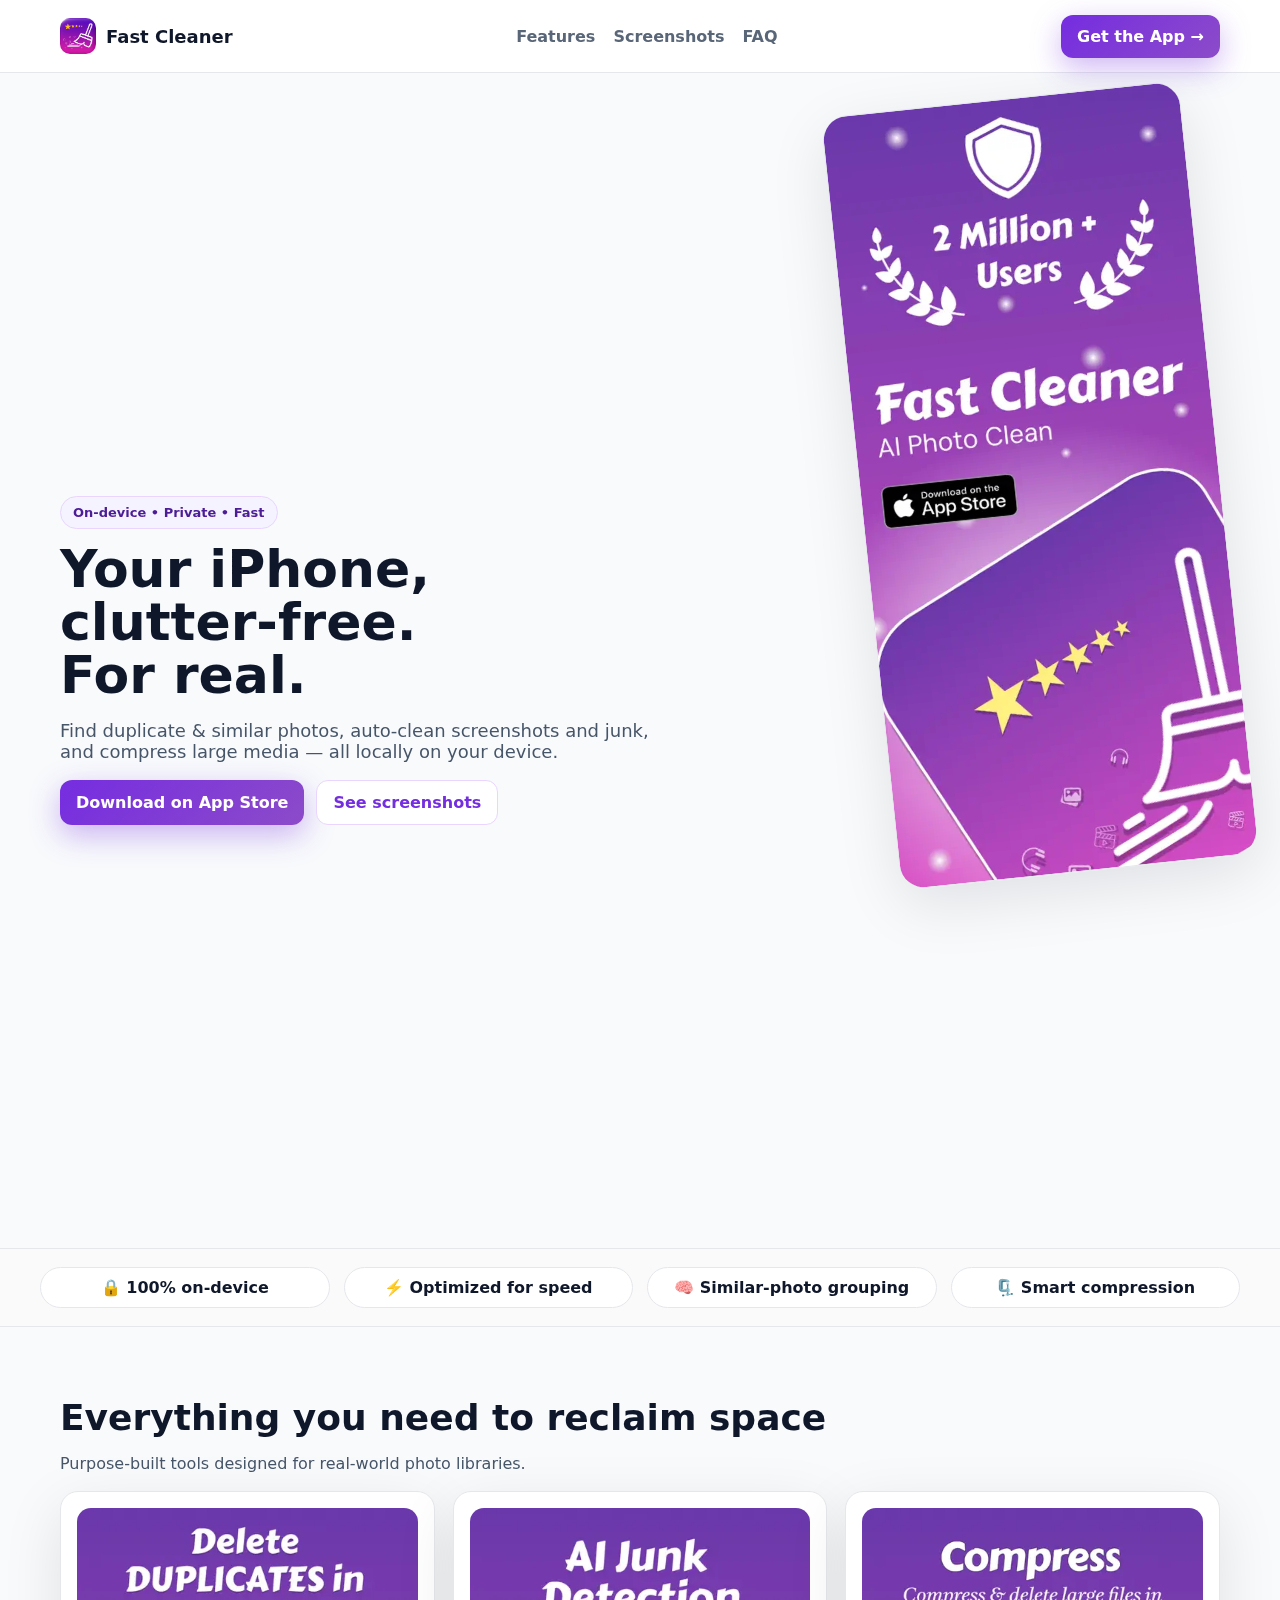
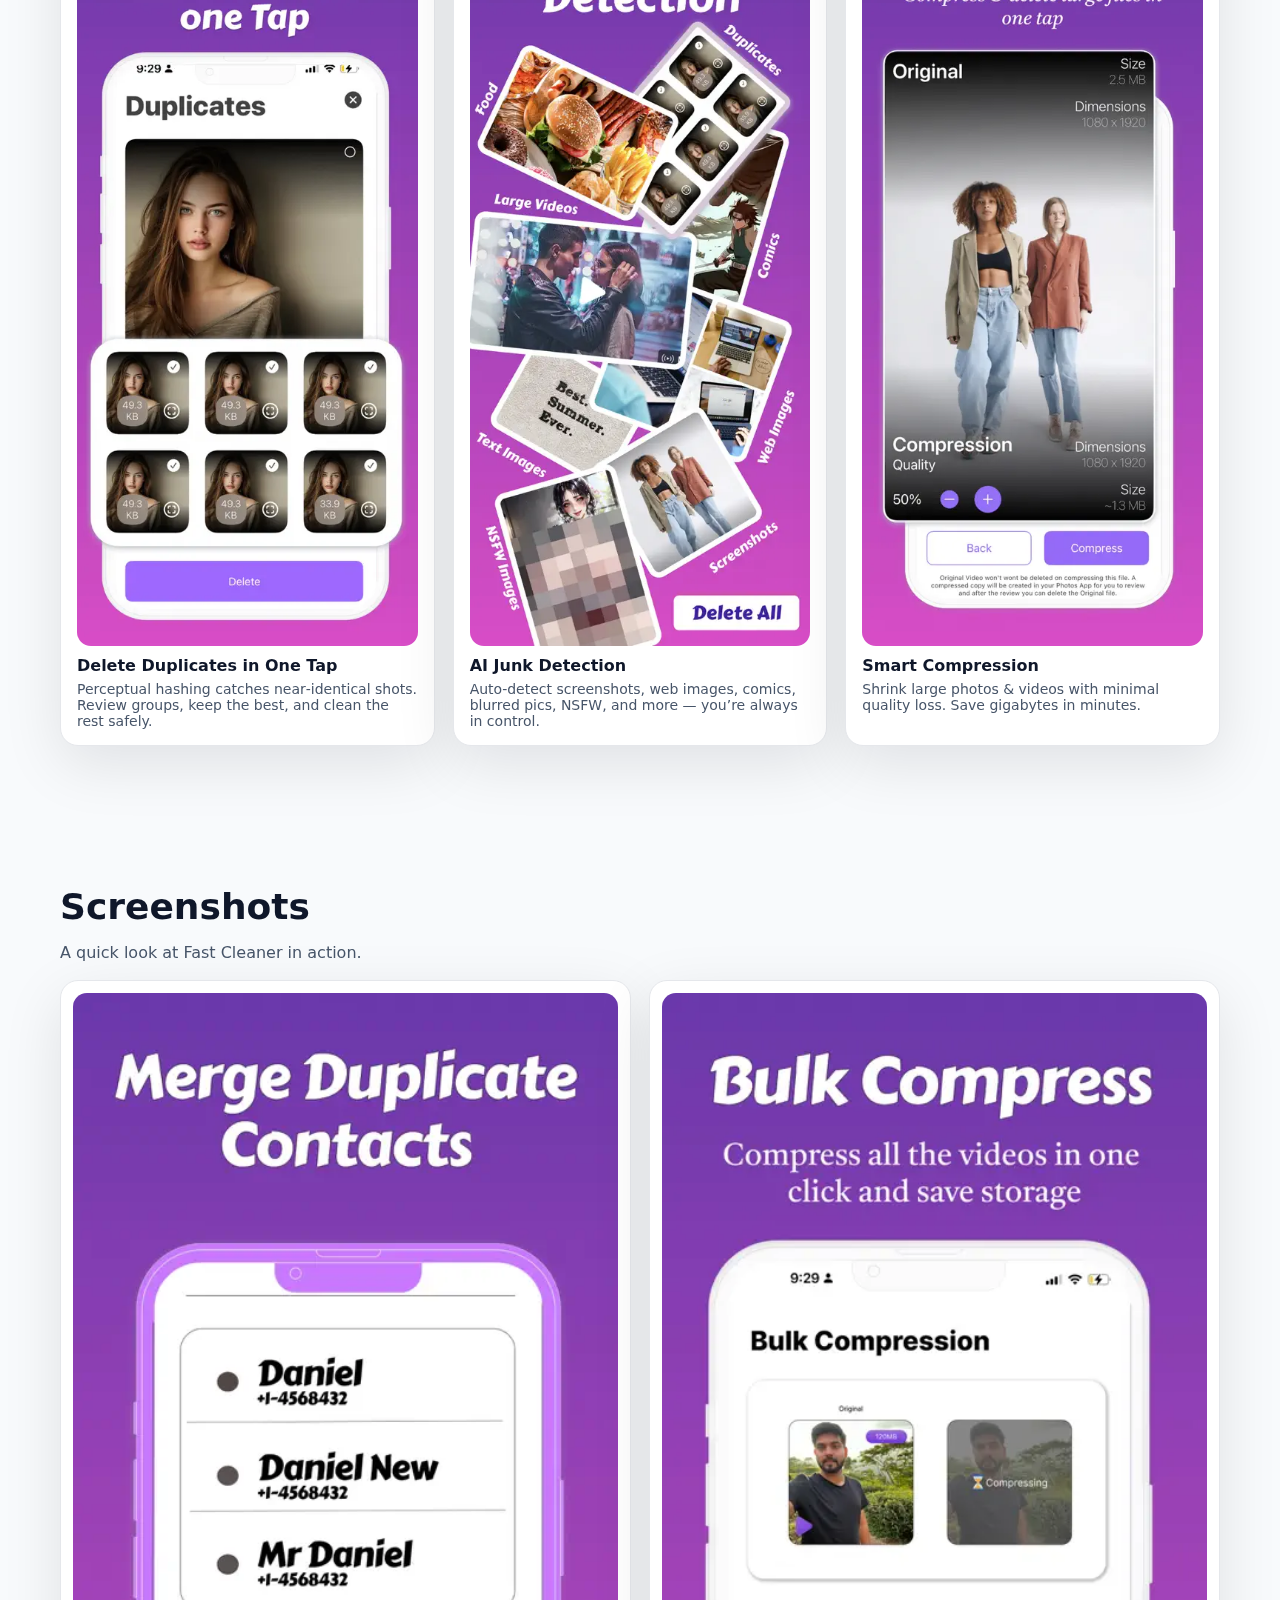
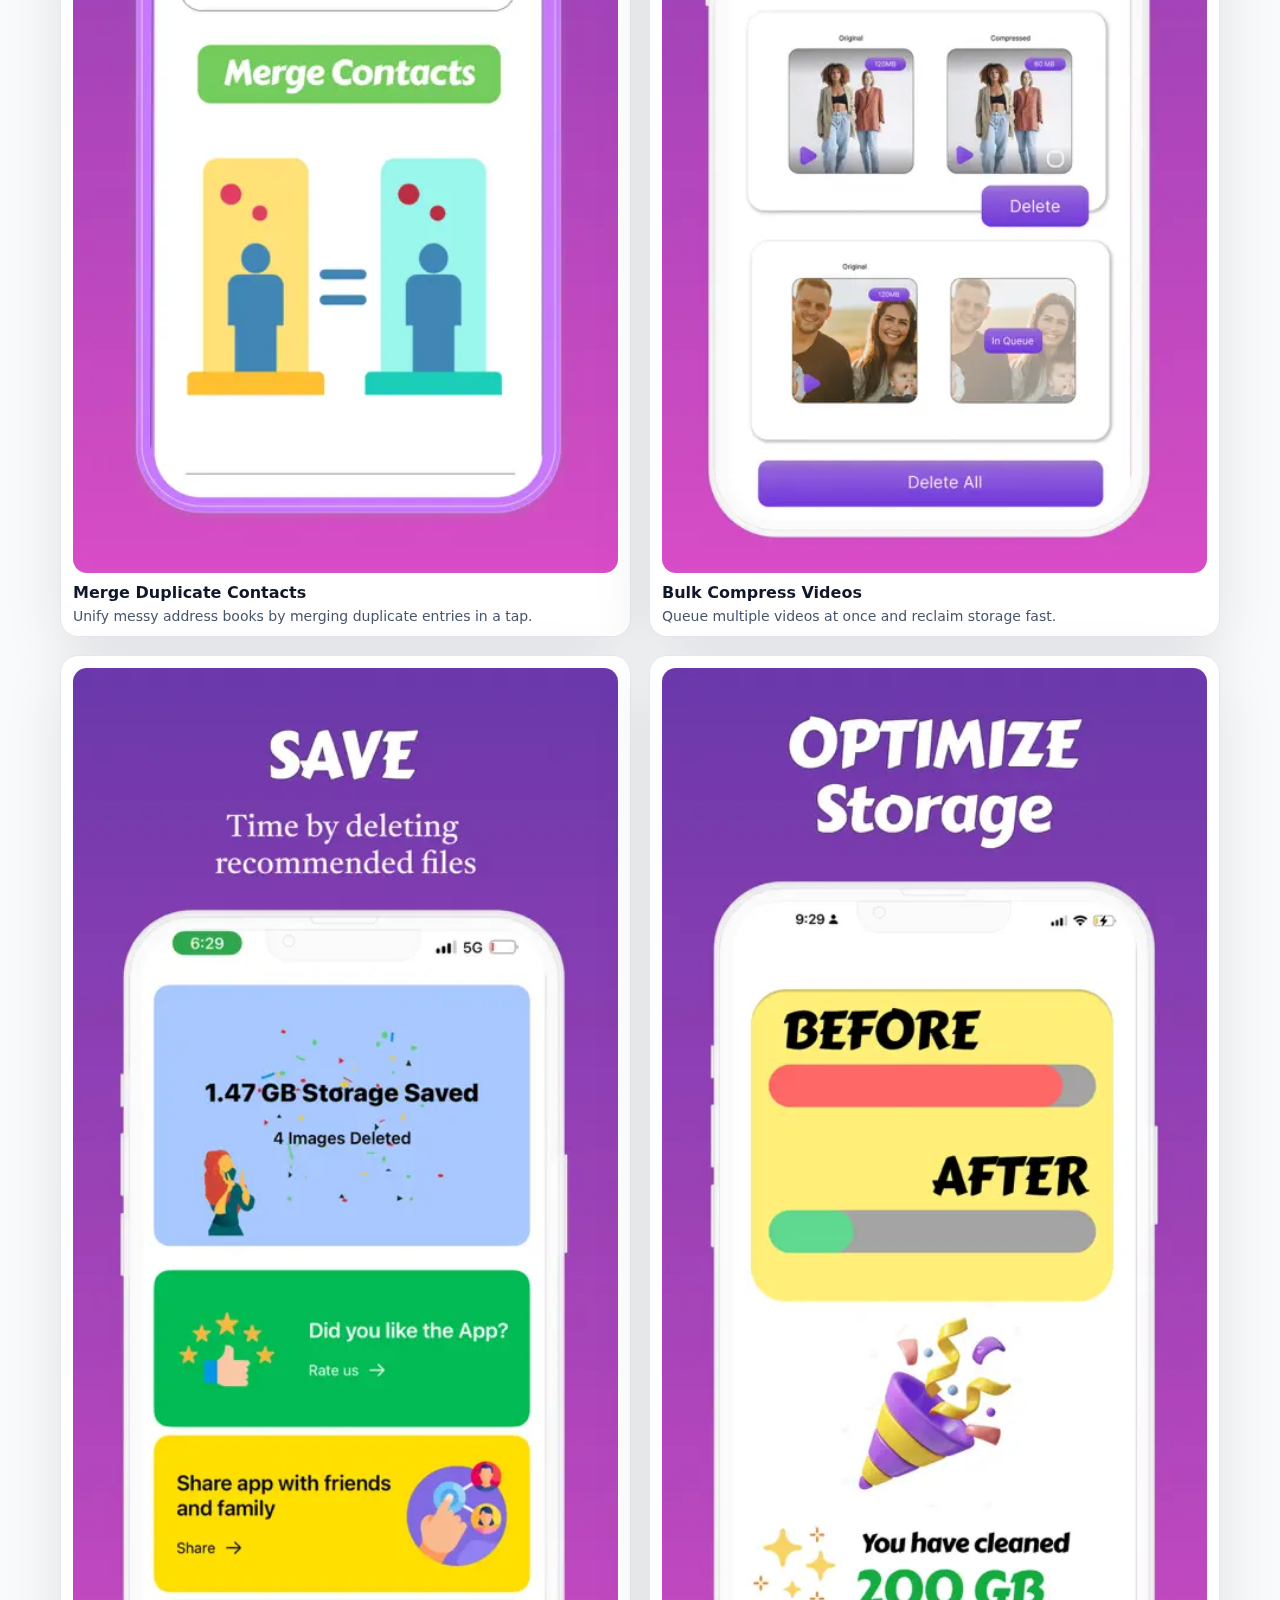
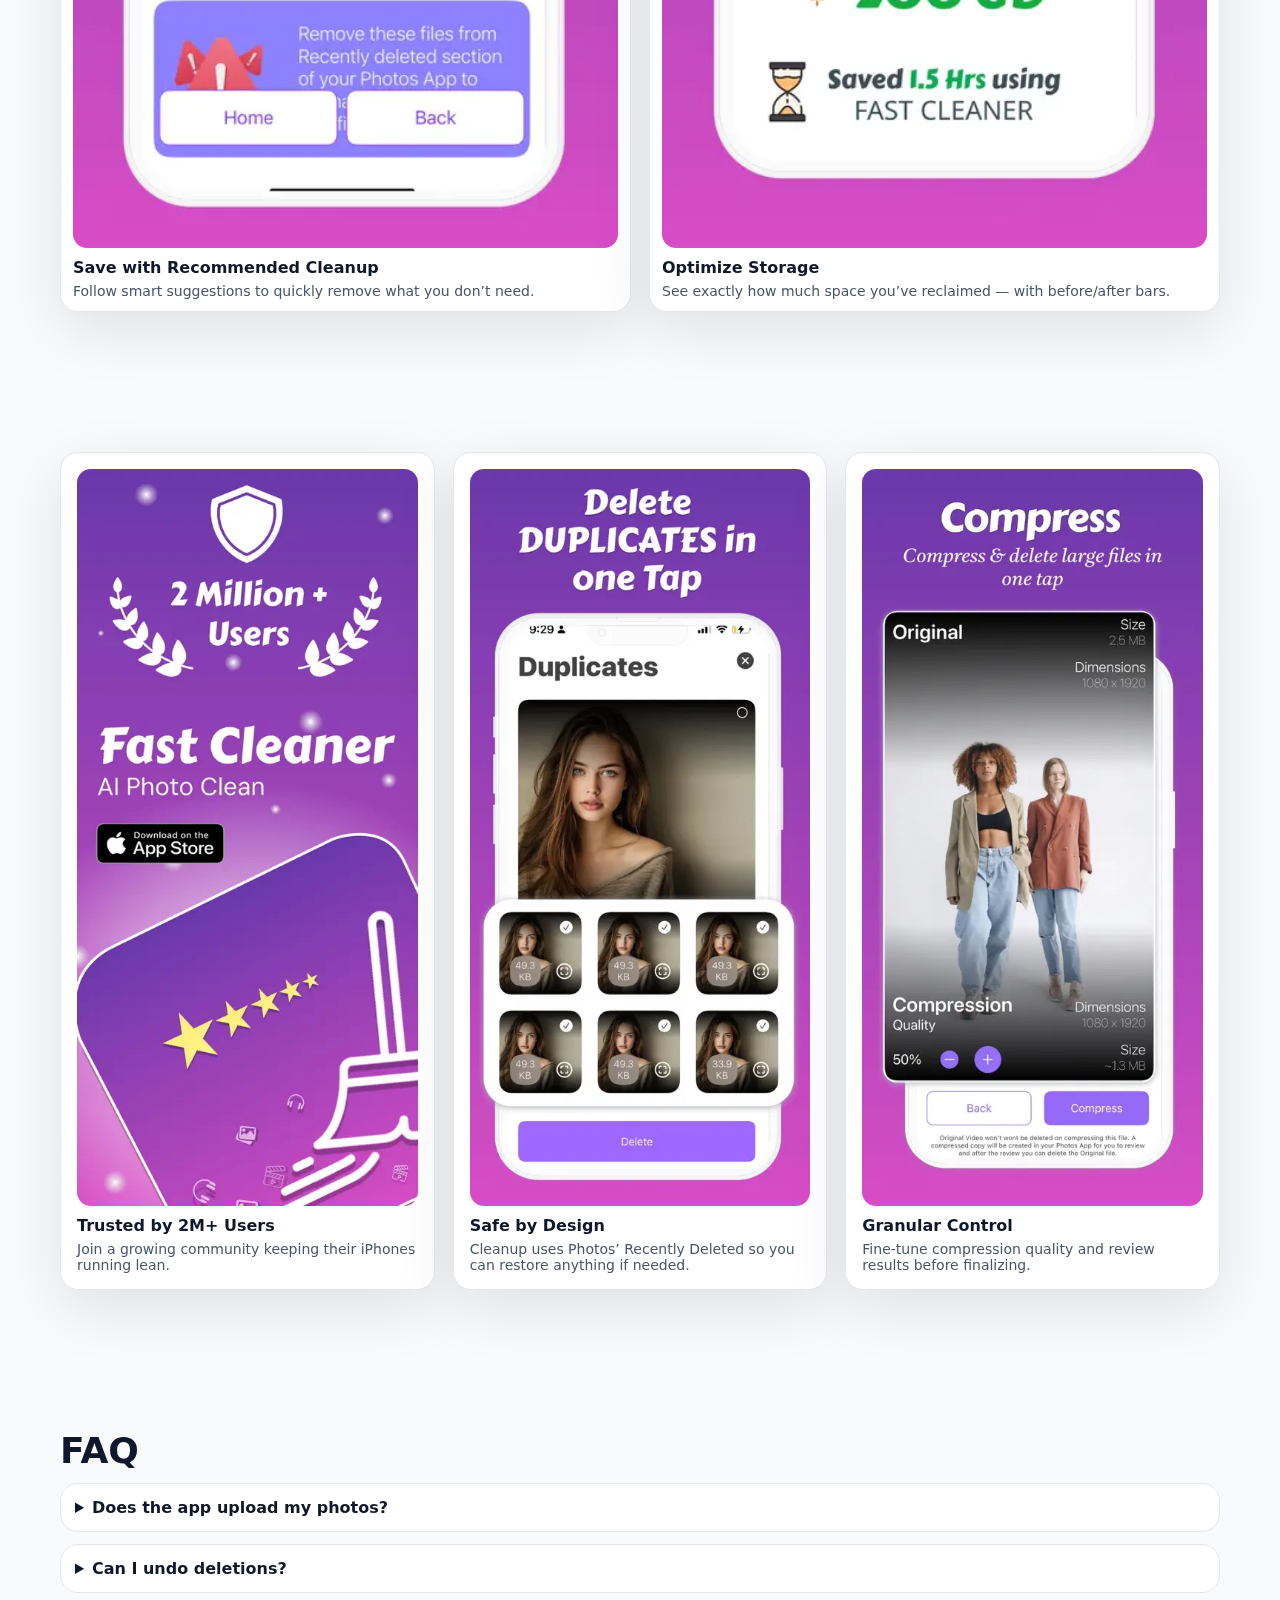
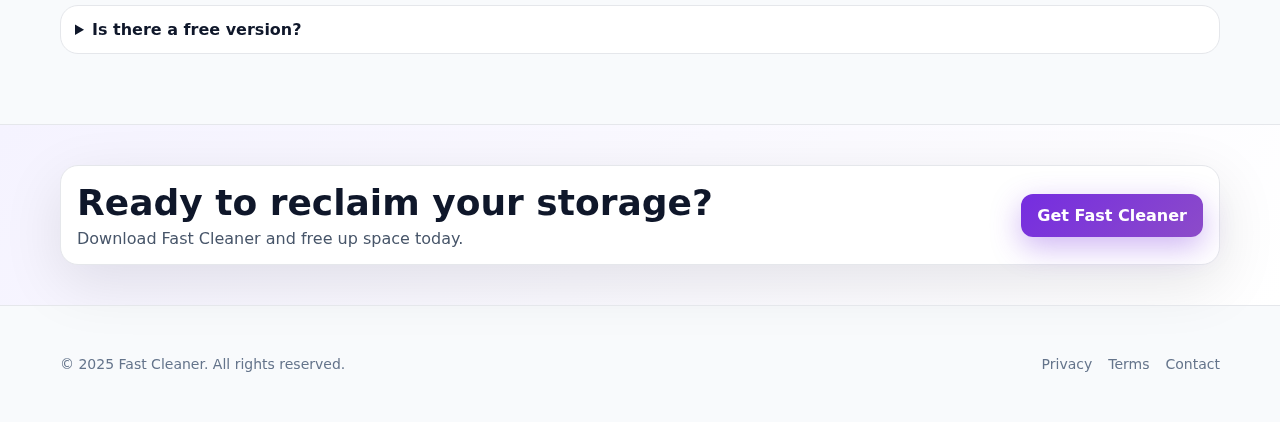
<file: index.html>
<!DOCTYPE html>
<html lang="en">
<head>
  <meta charset="utf-8" />
  <meta name="viewport" content="width=device-width, initial-scale=1" />
  <title>Fast Cleaner – Free Up iPhone Storage, Delete Duplicates & Compress Videos</title>
  <meta name="description" content="Fast Cleaner helps you free up iPhone storage by deleting duplicate & similar photos, cleaning junk screenshots and compressing large videos – all on-device, private and fast."/>
  <link rel="icon" href="assets/icon.webp" />
  <meta property="og:title" content="Fast Cleaner — Clean up iPhone storage in minutes" />
  <meta property="og:description" content="Free up space fast. Duplicates, junk detection, and compression — all on-device." />
  <meta property="og:image" content="assets/icon.webp" />
  <meta name="twitter:card" content="summary_large_image" />
  <link rel="stylesheet" href="style.css" />
  <script type="application/ld+json">
  {
    "@context": "https://schema.org",
    "@type": "SoftwareApplication",
    "name": "Fast Cleaner: AI Photo Clean",
    "operatingSystem": "iOS",
    "applicationCategory": "UtilitiesApplication",
    "description": "Clean up iPhone storage by deleting duplicate and similar photos, junk screenshots and compressing large photos and videos – all on-device.",
    "offers": {
      "@type": "Offer",
      "price": "0",
      "priceCurrency": "USD"
    },
    "aggregateRating": {
      "@type": "AggregateRating",
      "ratingValue": "4.7",
      "reviewCount": "200000"
    },
    "url": "https://tshank30.github.io/",
    "downloadUrl": "https://apps.apple.com/app/id6446206167"
  }
</script>
</head>
<body>
    <header>
    <div class="container nav">
      <div class="brand">
        <img src="assets/icon.webp" alt="Fast Cleaner app icon" />
        <h1>Fast Cleaner</h1>
      </div>

      <input type="checkbox" id="nav-toggle" class="nav-toggle" />
      <label for="nav-toggle" class="nav-toggle-label">
        <span></span>
      </label>

      <nav class="menu">
        <a href="#features">Features</a>
        <a href="#gallery">Screenshots</a>
        <a href="#faq">FAQ</a>
      </nav>

      <a class="btn nav-cta" href="https://apps.apple.com/app/id6446206167?pt=XXXX&ct=homepage&mt=8&utm_source=website&utm_medium=homepage&utm_campaign=install_cta" target="_blank" rel="noopener" style="color:#ffffff;">
        Get the App →
      </a>
    </div>
  </header>

  <section class="hero">
    <div class="container wrap">
      <div>
        <span class="kicker">On‑device • Private • Fast</span>
        <h2 class="title">Your iPhone, clutter‑free.<br/> For real.</h2>
        <p class="subtitle">Find duplicate & similar photos, auto‑clean screenshots and junk, and compress large media — all locally on your device.</p>
        <div style="display:flex;gap:12px;flex-wrap:wrap;margin-top:12px">
          <a class="btn" href="https://apps.apple.com/app/id6446206167?pt=XXXX&ct=homepage&mt=8&utm_source=website&utm_medium=homepage&utm_campaign=install_cta" target="_blank" rel="noopener">Download on App Store</a>
          <a class="btn outline" href="#gallery">See screenshots</a>
        </div>
      </div>
      <div class="phone" aria-hidden="true">
        <div class="device"><img src="assets/hero-banner.webp" alt="Fast Cleaner banner: 2M+ users"/></div>
        <div class="device secondary"><img src="assets/ai-junk-detection.webp" alt="AI Junk Detection collage"/></div>
      </div>
    </div>
  </section>

  <section class="strip">
    <div class="container items">
      <div class="pill">🔒 100% on‑device</div>
      <div class="pill">⚡️ Optimized for speed</div>
      <div class="pill">🧠 Similar‑photo grouping</div>
      <div class="pill">🗜️ Smart compression</div>
    </div>
  </section>

  <section id="features" class="section">
    <div class="container">
      <h2>Everything you need to reclaim space</h2>
      <p class="muted">Purpose‑built tools designed for real‑world photo libraries.</p>
      <div class="grid-3" style="margin-top:18px">
        <div class="card">
          <img src="assets/delete-duplicates.webp" alt="Delete duplicates in one tap" />
          <div class="caption">Delete Duplicates in One Tap</div>
          <p class="small">Perceptual hashing catches near‑identical shots. Review groups, keep the best, and clean the rest safely.</p>
        </div>
        <div class="card">
          <img src="assets/ai-junk-detection.webp" alt="AI junk detection for screenshots, web images, and more" />
          <div class="caption">AI Junk Detection</div>
          <p class="small">Auto‑detect screenshots, web images, comics, blurred pics, NSFW, and more — you’re always in control.</p>
        </div>
        <div class="card">
          <img src="assets/compress.webp" alt="Compression screen with quality control" />
          <div class="caption">Smart Compression</div>
          <p class="small">Shrink large photos & videos with minimal quality loss. Save gigabytes in minutes.</p>
        </div>
      </div>
    </div>
  </section>

  <section id="gallery" class="section">
    <div class="container">
      <h2>Screenshots</h2>
      <p class="muted">A quick look at Fast Cleaner in action.</p>
      <div class="gallery" style="margin-top:18px">
        <div class="card">
          <img src="assets/merge-contacts.webp" alt="Merge duplicate contacts" />
          <div class="caption">Merge Duplicate Contacts</div>
          <p class="small">Unify messy address books by merging duplicate entries in a tap.</p>
        </div>
        <div class="card">
          <img src="assets/bulk-compress.webp" alt="Bulk compress videos" />
          <div class="caption">Bulk Compress Videos</div>
          <p class="small">Queue multiple videos at once and reclaim storage fast.</p>
        </div>
        <div class="card">
          <img src="assets/save-recommended.webp" alt="Recommended cleanup screen" />
          <div class="caption">Save with Recommended Cleanup</div>
          <p class="small">Follow smart suggestions to quickly remove what you don’t need.</p>
        </div>
        <div class="card">
          <img src="assets/optimize-storage.webp" alt="Optimize storage results: before vs after" />
          <div class="caption">Optimize Storage</div>
          <p class="small">See exactly how much space you’ve reclaimed — with before/after bars.</p>
        </div>
      </div>
    </div>
  </section>

  <section class="section">
    <div class="container">
      <div class="grid-3">
        <div class="card">
          <img src="assets/hero-banner.webp" alt="2M+ users banner"/>
          <div class="caption">Trusted by 2M+ Users</div>
          <p class="small">Join a growing community keeping their iPhones running lean.</p>
        </div>
        <div class="card">
          <img src="assets/delete-duplicates.webp" alt="Clean duplicates safely"/>
          <div class="caption">Safe by Design</div>
          <p class="small">Cleanup uses Photos’ Recently Deleted so you can restore anything if needed.</p>
        </div>
        <div class="card">
          <img src="assets/compress.webp" alt="Quality controls for compression"/>
          <div class="caption">Granular Control</div>
          <p class="small">Fine‑tune compression quality and review results before finalizing.</p>
        </div>
      </div>
    </div>
  </section>

  <section id="faq" class="section faq">
    <div class="container">
      <h2>FAQ</h2>
      <div style="display:grid;grid-template-columns:1fr;gap:12px;margin-top:12px">
        <details><summary>Does the app upload my photos?</summary><p>No. All analysis happens locally on your device. Nothing is uploaded.</p></details>
        <details><summary>Can I undo deletions?</summary><p>Yes. Cleanup relies on the Photos app’s Recently Deleted for safe recovery during the grace period.</p></details>
        <details><summary>Is there a free version?</summary><p>Yes. Try core features for free and upgrade for unlimited cleanup and compression.</p></details>
      </div>
    </div>
  </section>

  <section class="cta-band section" style="padding-top:40px;padding-bottom:40px">
    <div class="container">
      <div class="card" style="display:flex;align-items:center;justify-content:space-between;gap:16px;flex-wrap:wrap">
        <div>
          <h2 style="margin:0">Ready to reclaim your storage?</h2>
          <p class="muted" style="margin:6px 0 0">Download Fast Cleaner and free up space today.</p>
        </div>
        <a class="btn" href="https://apps.apple.com/app/id6446206167?pt=XXXX&ct=homepage&mt=8&utm_source=website&utm_medium=homepage&utm_campaign=install_cta" target="_blank" rel="noopener">Get Fast Cleaner</a>
      </div>
    </div>
  </section>

  <footer>
    <div class="container" style="display:flex;align-items:center;justify-content:space-between;gap:18px;flex-wrap:wrap">
      <div>© 2025 Fast Cleaner. All rights reserved.</div>
      <div style="display:flex;gap:16px;flex-wrap:wrap">
        <a href="privacy.html">Privacy</a>
        <a href="terms.html">Terms</a>
        <a href="mailto:hello@example.com">Contact</a>
      </div>
    </div>
  </footer>
</body>
</html>
</file>
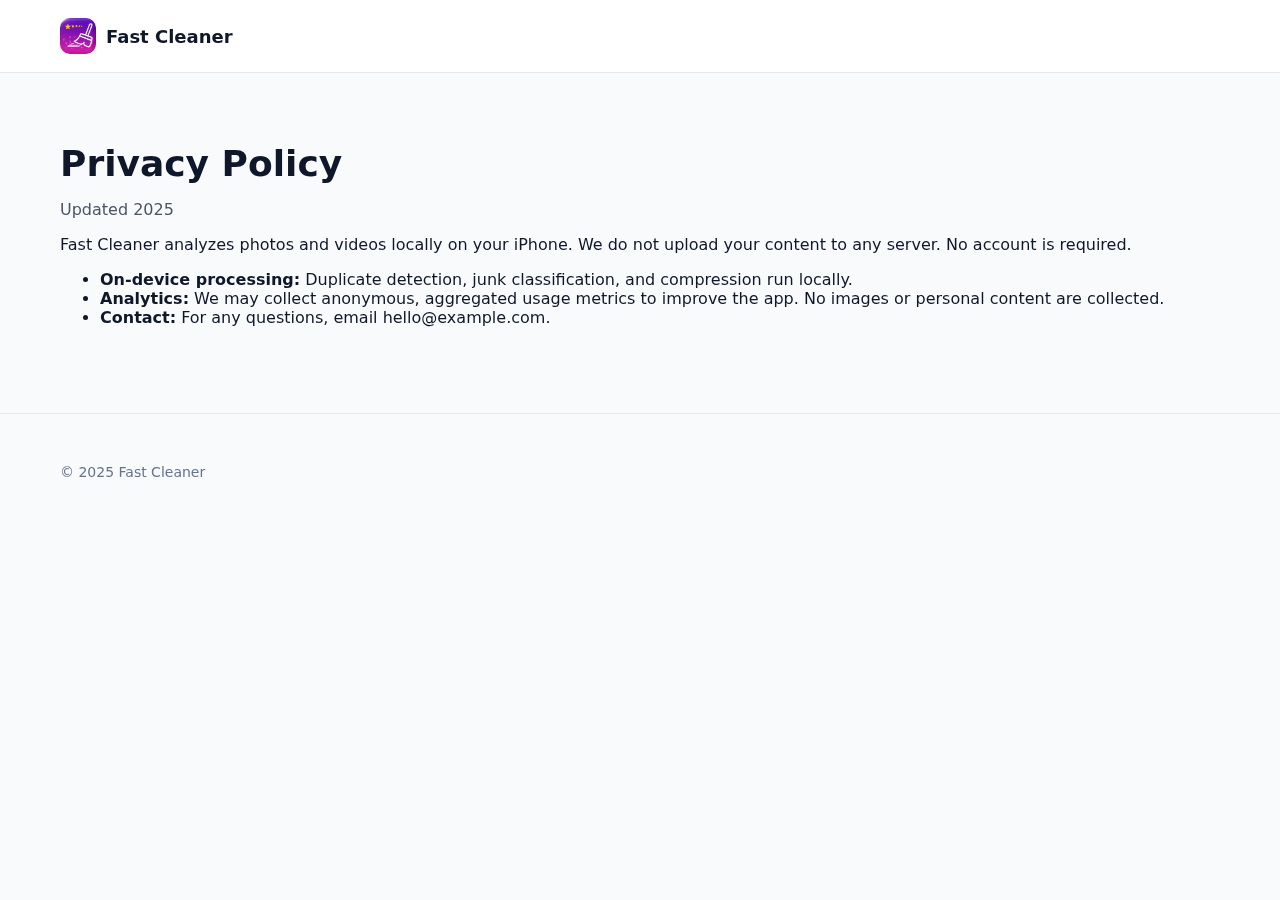
<file: privacy.html>
<!DOCTYPE html>
<html lang="en"><head><meta charset="utf-8"><meta name="viewport" content="width=device-width, initial-scale=1">
<title>Privacy Policy — Fast Cleaner</title>
<link rel="stylesheet" href="style.css"></head>
<body>
<header><div class="container nav"><div class="brand"><img src="assets/icon.webp" alt="icon"><h1>Fast Cleaner</h1></div><div></div></div></header>
<section class="section"><div class="container">
<h2>Privacy Policy</h2>
<p class="muted">Updated 2025</p>
<p>Fast Cleaner analyzes photos and videos locally on your iPhone. We do not upload your content to any server. No account is required.</p>
<ul>
  <li><strong>On‑device processing:</strong> Duplicate detection, junk classification, and compression run locally.</li>
  <li><strong>Analytics:</strong> We may collect anonymous, aggregated usage metrics to improve the app. No images or personal content are collected.</li>
  <li><strong>Contact:</strong> For any questions, email <a href="mailto:hello@example.com">hello@example.com</a>.</li>
</ul>
</div></section>
<footer><div class="container">© 2025 Fast Cleaner</div></footer>
</body></html>
</file>
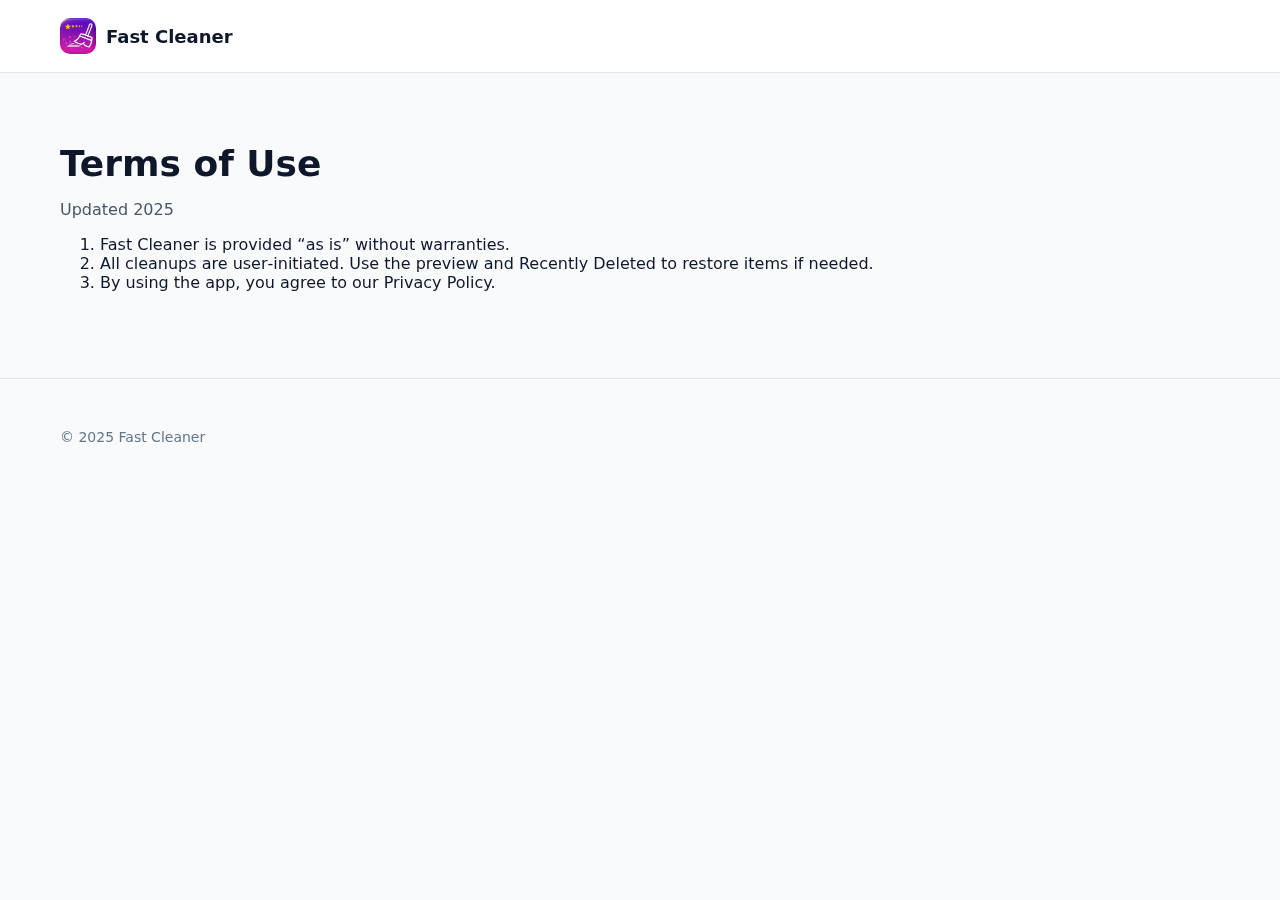
<file: terms.html>
<!DOCTYPE html>
<html lang="en"><head><meta charset="utf-8"><meta name="viewport" content="width=device-width, initial-scale=1">
<title>Terms of Use — Fast Cleaner</title>
<link rel="stylesheet" href="style.css"></head>
<body>
<header><div class="container nav"><div class="brand"><img src="assets/icon.webp" alt="icon"><h1>Fast Cleaner</h1></div><div></div></div></header>
<section class="section"><div class="container">
<h2>Terms of Use</h2>
<p class="muted">Updated 2025</p>
<ol>
  <li>Fast Cleaner is provided “as is” without warranties.</li>
  <li>All cleanups are user‑initiated. Use the preview and Recently Deleted to restore items if needed.</li>
  <li>By using the app, you agree to our <a href="privacy.html">Privacy Policy</a>.</li>
</ol>
</div></section>
<footer><div class="container">© 2025 Fast Cleaner</div></footer>
</body></html>
</file>
<file: style.css>
/* =========================
   Fast Cleaner — style.css (centered hero)
   ========================= */

:root{
  --bg:#f8fafc;--surface:#ffffff;--text:#0f172a;--muted:#475569;--line:#e5e7eb;
  --brand:#752de0;--brand2:#8c4bc9;--radius:18px;--shadow:0 18px 60px rgba(2,6,23,.10);
}

*{box-sizing:border-box}
html,body{
  margin:0;background:var(--bg);color:var(--text);
  font-family:ui-sans-serif,system-ui,-apple-system,Segoe UI,Roboto,Helvetica,Arial;
  scroll-padding-top: 76px; /* avoid sticky header overlap on anchor jumps */
}
a{text-decoration:none;color:inherit}
img{max-width:100%;height:auto;display:block}
.container{max-width:1200px;margin:0 auto;padding:0 20px}

/* ===== Header ===== */
header{
  position:sticky;top:0;background:rgba(255,255,255,.95);
  backdrop-filter:saturate(120%) blur(8px);
  border-bottom:1px solid var(--line);z-index:50
}
.nav{height:72px;display:flex;align-items:center;justify-content:space-between}
.brand{display:flex;gap:10px;align-items:center}
.brand img{width:36px;height:36px;border-radius:10px}
.brand h1{font-size:18px;margin:0;font-weight:800}
.menu{display:flex;gap:28px;align-items:center}
.menu a{color:#475569;font-weight:600;opacity:.9}
.menu a:hover{opacity:1}
.btn{
  display:inline-flex;align-items:center;gap:10px;
  background:linear-gradient(135deg,var(--brand),var(--brand2));
  color:#fff;padding:12px 16px;border-radius:12px;font-weight:700;
  box-shadow:0 10px 30px rgba(117,45,224,.35)
}
.btn.outline{background:#fff;color:var(--brand);border:1px solid #e9d5ff;box-shadow:none}

/* ===== HERO (centered on desktop) ===== */
/* Works with either .hero .wrap or .hero-wrap grid containers */
.hero{
  /* full viewport minus sticky header height for visual balance */
  min-height: calc(100dvh - 72px);
  padding-top: 24px;            /* modest padding; centering does the rest */
  padding-bottom: 24px;
  overflow: visible;
}
.hero .wrap, .hero-wrap{
  display:grid;
  grid-template-columns:1.05fr .95fr;
  gap:36px;
  align-items:center;           /* vertical center BOTH columns */
}
.kicker{
  display:inline-flex;gap:8px;align-items:center;background:#f5f3ff;color:#4c1d95;
  border:1px solid #e9d5ff;border-radius:999px;padding:8px 12px;font-size:13px;font-weight:700;
  margin-top:0;
}
.title{font-size:52px;line-height:1.02;margin:14px 0 10px}
.subtitle{font-size:18px;color:var(--muted)}

/* Right-side visual */
.phone{ align-self:center; position:relative; aspect-ratio:9/19; }
.device{
  position:absolute;right:0;width:min(360px,100%);border-radius:26px;
  border:1px solid var(--line);
  background:linear-gradient(180deg,#fff,#f6f7fb);box-shadow:var(--shadow);
  transform:rotate(-6deg)
}
.device.secondary{
  transform:rotate(6deg) translate(-70px,40px);
  opacity:.95;z-index:-1
}
.device img{display:block;width:100%;border-radius:24px}

/* ===== Trust strip ===== */
.strip{background:#fafafa;border-top:1px solid var(--line);border-bottom:1px solid var(--line)}
.strip .items{display:grid;grid-template-columns:repeat(4,minmax(0,1fr));gap:14px;padding:18px 0}
.pill{
  display:flex;align-items:center;justify-content:center;gap:8px;background:#fff;border:1px solid var(--line);
  border-radius:999px;padding:10px 14px;font-weight:700
}

/* ===== Sections / cards / gallery ===== */
.section{padding:70px 0}
h2{font-size:36px;margin:0 0 12px}
.muted{color:var(--muted)}
.grid-3{display:grid;grid-template-columns:repeat(3,minmax(0,1fr));gap:18px}
.card{background:var(--surface);border:1px solid var(--line);border-radius:var(--radius);padding:16px;box-shadow:var(--shadow)}
.card img{width:100%;border-radius:14px;display:block}
.caption{font-weight:700;margin:10px 0 6px}
.small{color:var(--muted);font-size:14px;margin:0}
.gallery{display:grid;grid-template-columns:repeat(2,minmax(0,1fr));gap:18px}
.gallery .card{padding:12px}

/* ===== FAQ ===== */
.faq details{background:var(--surface);border:1px solid var(--line);border-radius:var(--radius);padding:14px}
summary{cursor:pointer;font-weight:700}

/* ===== CTA band + footer ===== */
.cta-band{background:linear-gradient(135deg,#f5f3ff,#ffffff);border-top:1px solid var(--line)}
footer{padding:50px 0;border-top:1px solid var(--line);color:#64748b;font-size:14px}
.links{display:flex;gap:18px;flex-wrap:wrap}

/* ===== Responsive ===== */
@media(max-width:1000px){
  .menu{display:none}
  .hero{
    /* revert to natural flow so nothing gets pushed off-screen */
    min-height:auto;
    padding-top:28px;
    padding-bottom:40px;
  }
  .hero .wrap, .hero-wrap{grid-template-columns:1fr;gap:26px;align-items:start}
  .phone{ align-self:start; height:520px }     /* explicit height keeps layout tidy */
  .device{ left:50%; transform:translateX(-20%) rotate(-6deg) }
  .device.secondary{ left:50%; transform:translateX(-80%) rotate(6deg) }
  .title{font-size:40px}
  .grid-3,.gallery{grid-template-columns:1fr}
  .strip .items{grid-template-columns:1fr 1fr}
}

/* === Responsive header / nav === */
.menu{
  display:flex;
  gap:18px;
  align-items:center;
}

.nav-toggle{
  display:none;
}

.nav-toggle-label{
  display:none;
}

.nav-cta{
  white-space:nowrap;
}

/* Mobile nav */
@media (max-width: 768px){
  .nav{
    height:64px;
    gap:8px;
  }
  .brand h1{
    display:none;
  }
  .nav-toggle-label{
    display:flex;
    align-items:center;
    justify-content:center;
    width:36px;
    height:36px;
    border-radius:999px;
    border:1px solid var(--line);
    margin-left:auto;
    margin-right:8px;
    cursor:pointer;
    background:rgba(255,255,255,0.9);
  }
  .nav-toggle-label span,
  .nav-toggle-label span::before,
  .nav-toggle-label span::after{
    display:block;
    width:16px;
    height:2px;
    border-radius:999px;
    background:#0f172a;
    position:relative;
  }
  .nav-toggle-label span::before,
  .nav-toggle-label span::after{
    content:"";
    position:absolute;
    left:0;
  }
  .nav-toggle-label span::before{
    top:-5px;
  }
  .nav-toggle-label span::after{
    top:5px;
  }
  .menu{
    position:absolute;
    top:64px;
    left:0;
    right:0;
    background:#ffffff;
    flex-direction:column;
    gap:12px;
    padding:12px 20px 16px;
    border-bottom:1px solid var(--line);
    box-shadow:0 12px 30px rgba(15,23,42,0.08);
    display:none;
    z-index:40;
  }
  .menu a{
    padding:4px 0;
    color:var(--muted);
    font-weight:600;
  }
  .nav-toggle:checked ~ .menu{
    display:flex;
  }
  .nav-cta{
    font-size:14px;
    padding:10px 14px;
  }
}
</file>
